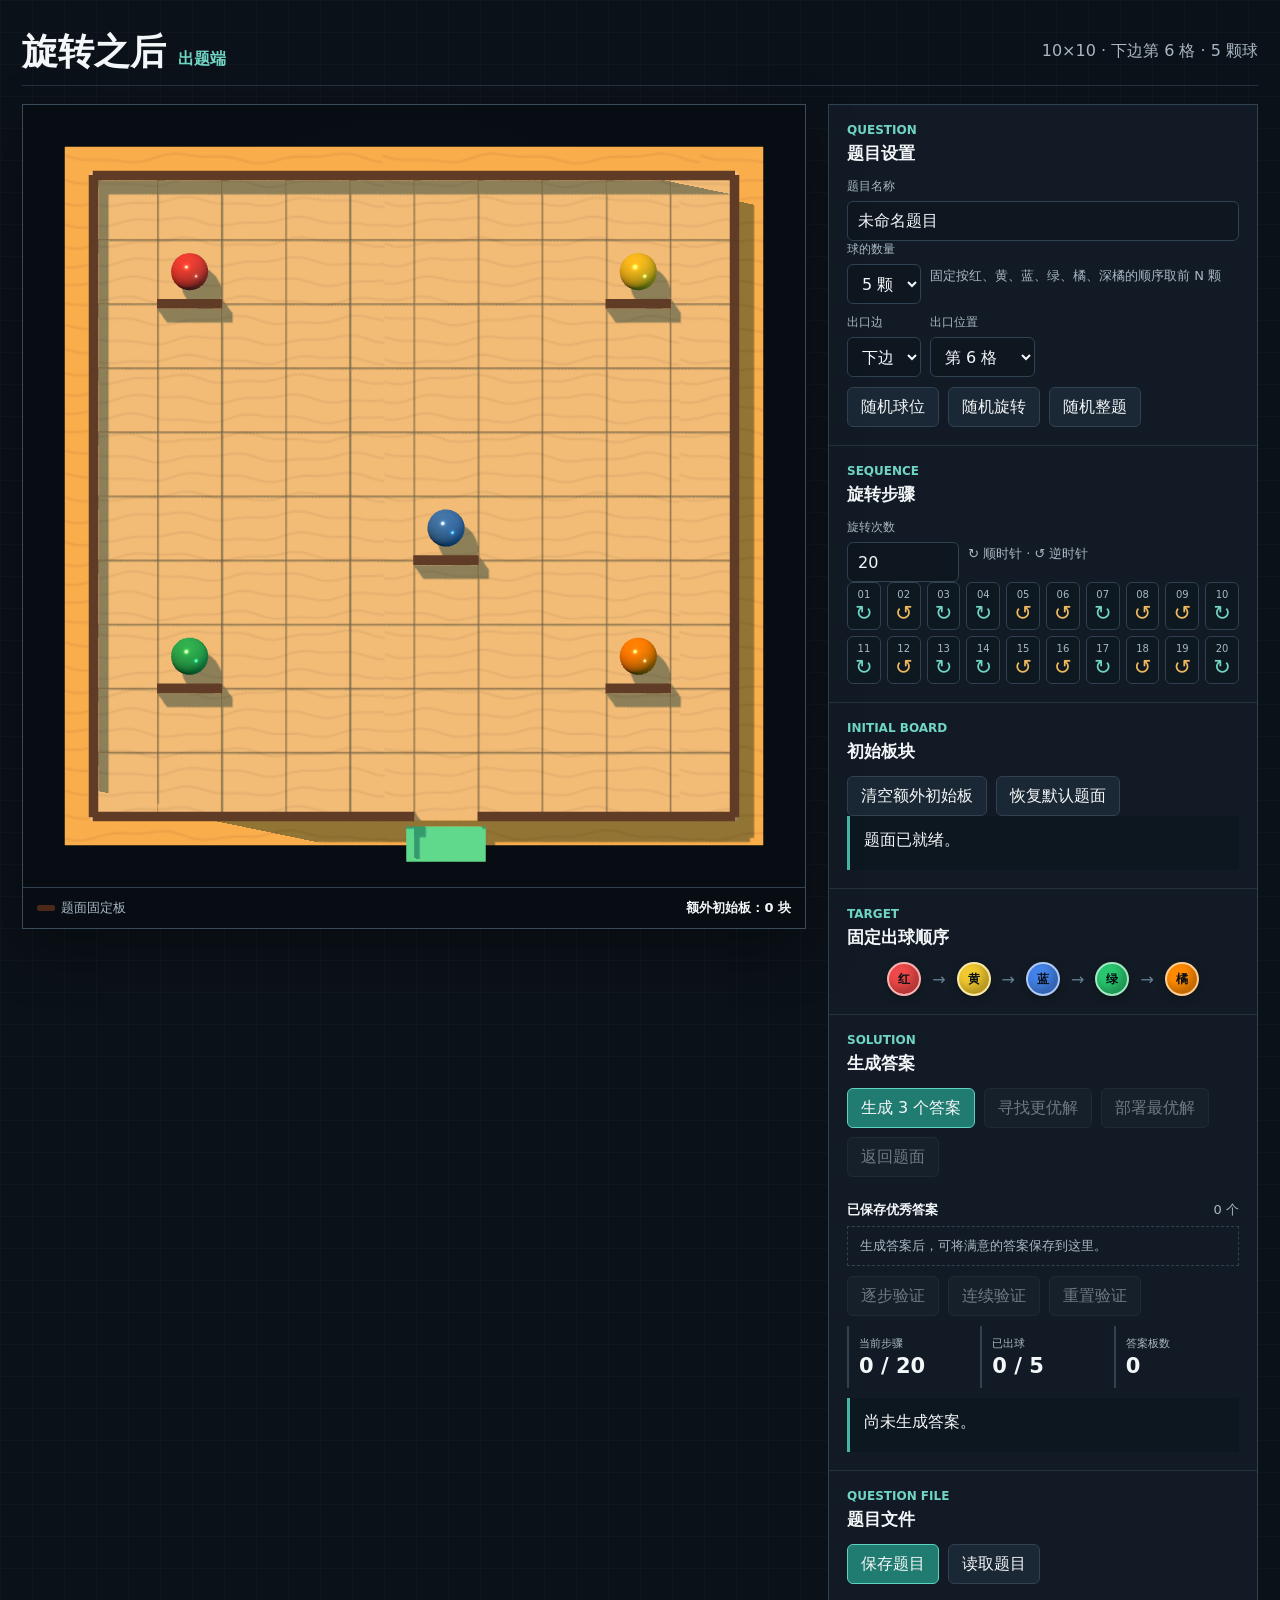
<file: index.html>
<!doctype html>
<html lang="zh-CN">
<head>
  <meta charset="utf-8">
  <meta name="viewport" content="width=device-width, initial-scale=1">
  <title>旋转之后 · 出题端</title>
</head>
<body>
  <script>
    const target = new URL('setter.html', location.href);
    target.search = location.search;
    target.hash = location.hash;
    location.replace(target.href);
  </script>
</body>
</html>
</file>
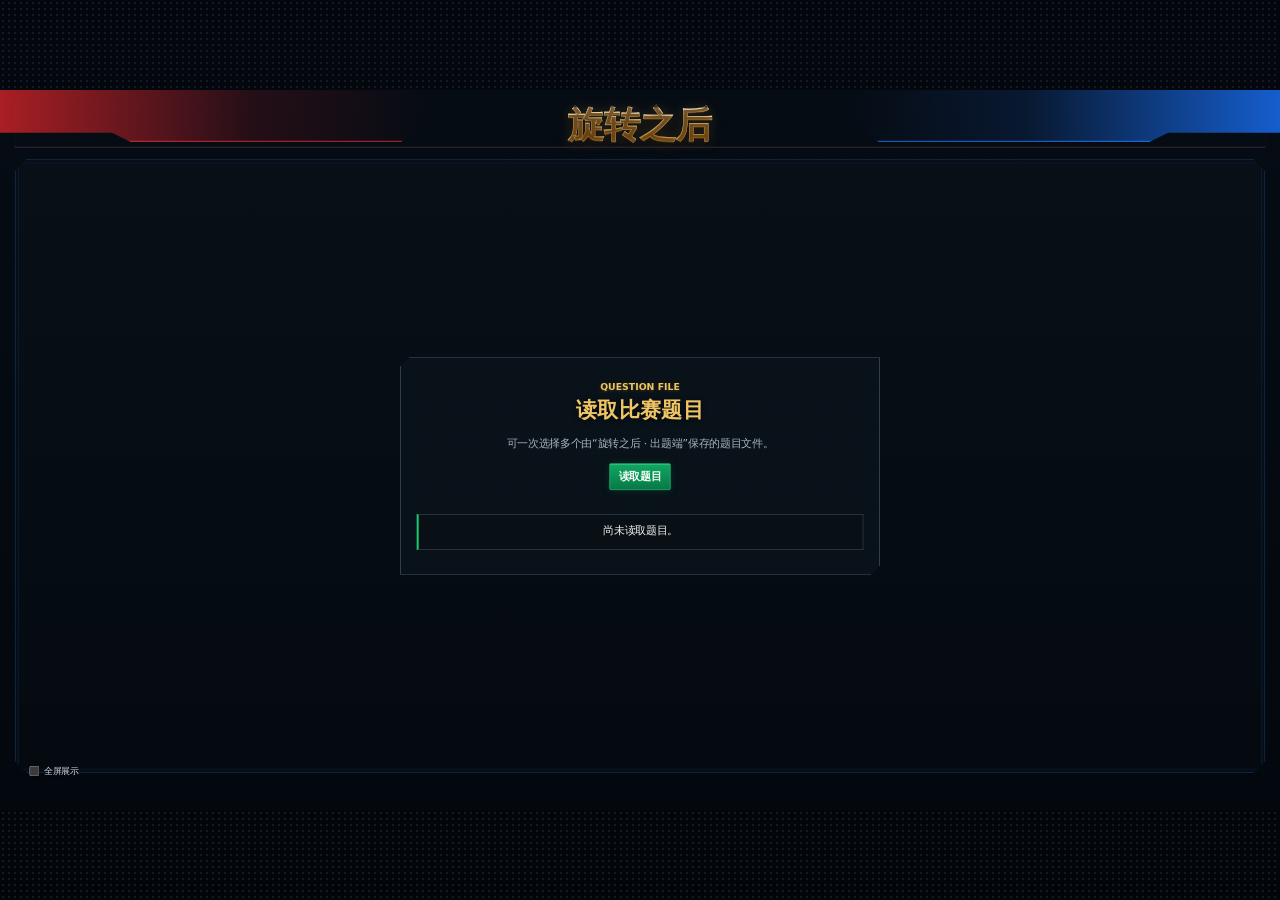
<file: play.html>
<!doctype html>
<html lang="zh-CN">
<head>
  <meta charset="utf-8">
  <meta name="viewport" content="width=device-width, initial-scale=1">
  <title>旋转之后 · 答题端</title>
</head>
<body>
  <script>
    const target = new URL('player.html', location.href);
    target.search = location.search;
    target.hash = location.hash;
    location.replace(target.href);
  </script>
</body>
</html>
</file>
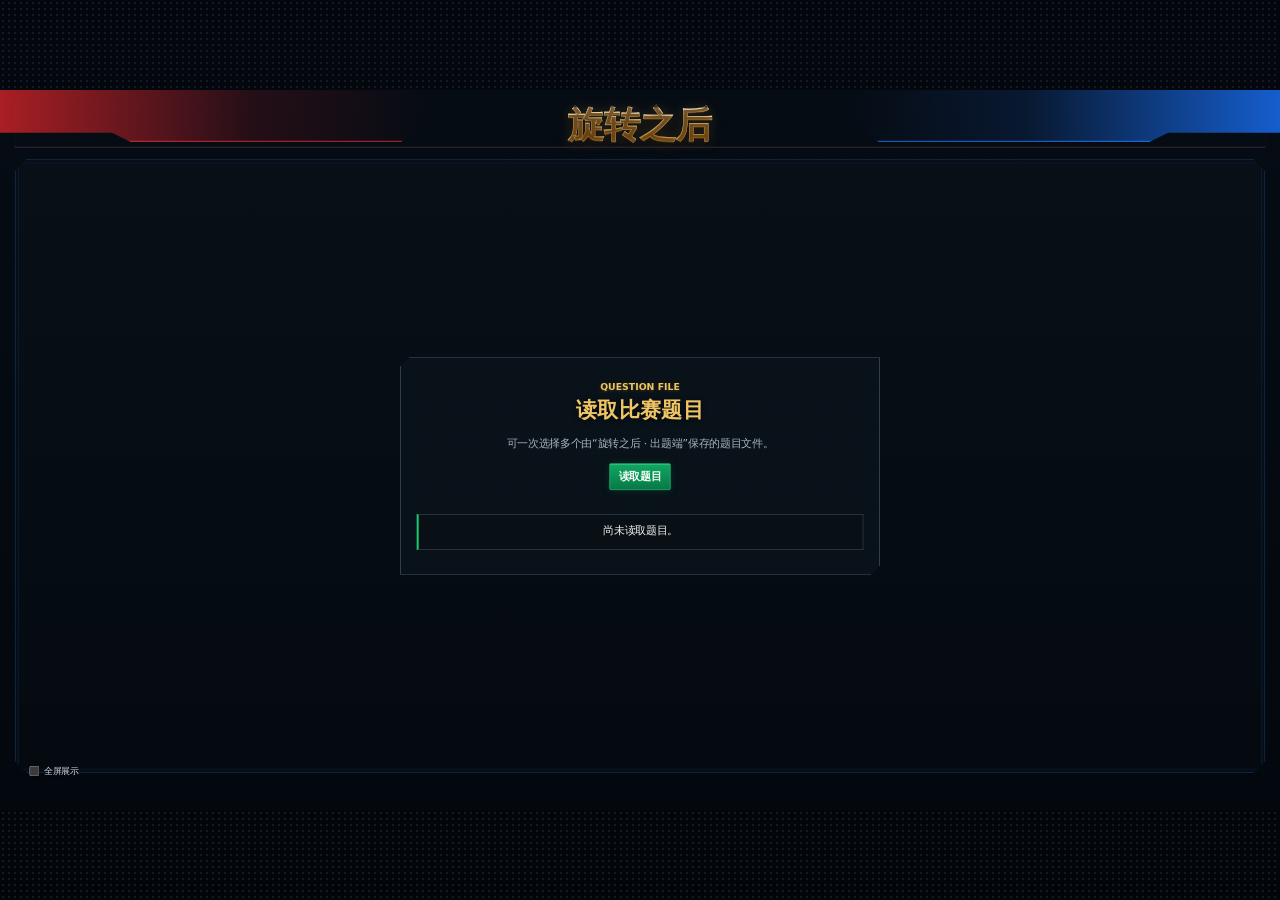
<file: player.html>
<!doctype html>
<html lang="zh-CN">
<head>
  <meta charset="utf-8">
  <meta name="viewport" content="width=device-width, initial-scale=1, viewport-fit=cover">
  <meta name="theme-color" content="#03070d">
  <link rel="icon" href="data:,">
  <title>旋转之后 · 答题端</title>
  <link rel="stylesheet" href="shared/common.css?v=14">
  <link rel="stylesheet" href="shared/player-broadcast.css?v=1">
</head>
<body data-app="player" data-theme="broadcast">
  <div class="player-viewport" id="playerViewport">
  <div class="app-shell" id="playerStage">
    <header class="app-header">
      <div class="brand">
        <h1>旋转之后</h1>
        <span class="mode-badge">答题端</span>
      </div>
      <div class="header-status" id="questionHeader">等待读取题目</div>
    </header>

    <section class="question-gate" id="questionGate">
      <div class="gate-content">
        <p class="section-kicker">QUESTION FILE</p>
        <h2 id="questionGateTitle">读取比赛题目</h2>
        <p id="questionGateCopy">可一次选择多个由“旋转之后 · 出题端”保存的题目文件。</p>
        <button class="primary" id="loadQuestionBtn">读取题目</button>
        <div class="question-list" id="questionList" aria-label="已读取题目"></div>
        <div class="result-box" id="gateResult" role="status">尚未读取题目。</div>
      </div>
    </section>

    <main class="workspace" id="playerWorkspace" hidden>
      <aside class="sequence-column" aria-label="旋转步骤">
        <section class="tool-section target-section">
          <p class="section-kicker">TARGET</p>
          <h2 id="targetHeading">等待读取题目</h2>
          <div class="target-order" id="targetOrder"></div>
          <div class="section-copy" id="releaseOrder">当前出球：无</div>
        </section>

        <section class="tool-section sequence-section">
          <p class="section-kicker">SEQUENCE</p>
          <h2>旋转步骤</h2>
          <div class="instruction-grid" id="instructionGrid"></div>
        </section>
      </aside>

      <section class="board-column" aria-label="答题棋盘">
        <div class="board-frame">
          <div id="mazeBoard" class="maze-stage"></div>
          <div class="board-caption">
            <div class="legend">
              <span class="legend-item"><i class="legend-swatch fixed"></i>题面固定板</span>
              <span class="legend-item"><i class="legend-swatch answer"></i>选手新增板</span>
            </div>
            <strong>新增板：<span id="answerWallCount">0</span> 块</strong>
          </div>
        </div>
      </section>

      <aside class="side-column" aria-label="答题控制台">
        <section class="tool-section question-section">
          <p class="section-kicker">QUESTION</p>
          <h2 id="questionName">未命名题目</h2>
          <div class="control-row">
            <button id="changeQuestionBtn">选择题目</button>
            <button id="clearAnswerWallsBtn">清空新增板</button>
            <button class="danger" id="resetAnswerBtn">重置答案</button>
          </div>
        </section>

        <section class="tool-section verify-section">
          <p class="section-kicker">VERIFY</p>
          <h2>验证答案</h2>
          <div class="control-row">
            <button class="primary" id="stepVerifyBtn">逐步验证</button>
            <button id="continuousVerifyBtn">连续验证</button>
            <button id="returnEditBtn" disabled>返回摆板</button>
          </div>
          <div class="metric-row">
            <div class="metric"><span>当前步骤</span><strong id="currentStepDisplay">0 / 0</strong></div>
            <div class="metric"><span>新增板</span><strong id="metricWallCount">0</strong></div>
            <div class="metric"><span>已出球</span><strong id="releasedCount">0 / 0</strong></div>
          </div>
          <div class="result-box" id="playerResult" role="status">可以开始摆板。</div>
        </section>
      </aside>
    </main>

    <input class="visually-hidden" id="questionFileInput" type="file" accept="application/json,.json" multiple>
    <label class="fullscreen-toggle" for="fullscreenToggle">
      <input id="fullscreenToggle" type="checkbox">
      <span>全屏展示</span>
    </label>
  </div>
  </div>

  <script src="vendor/three.min.js"></script>
  <script src="shared/question-format.js?v=10"></script>
  <script src="shared/maze-core.js?v=7"></script>
  <script src="shared/board-ui.js?v=8"></script>
  <script src="player.js?v=12"></script>
</body>
</html>
</file>
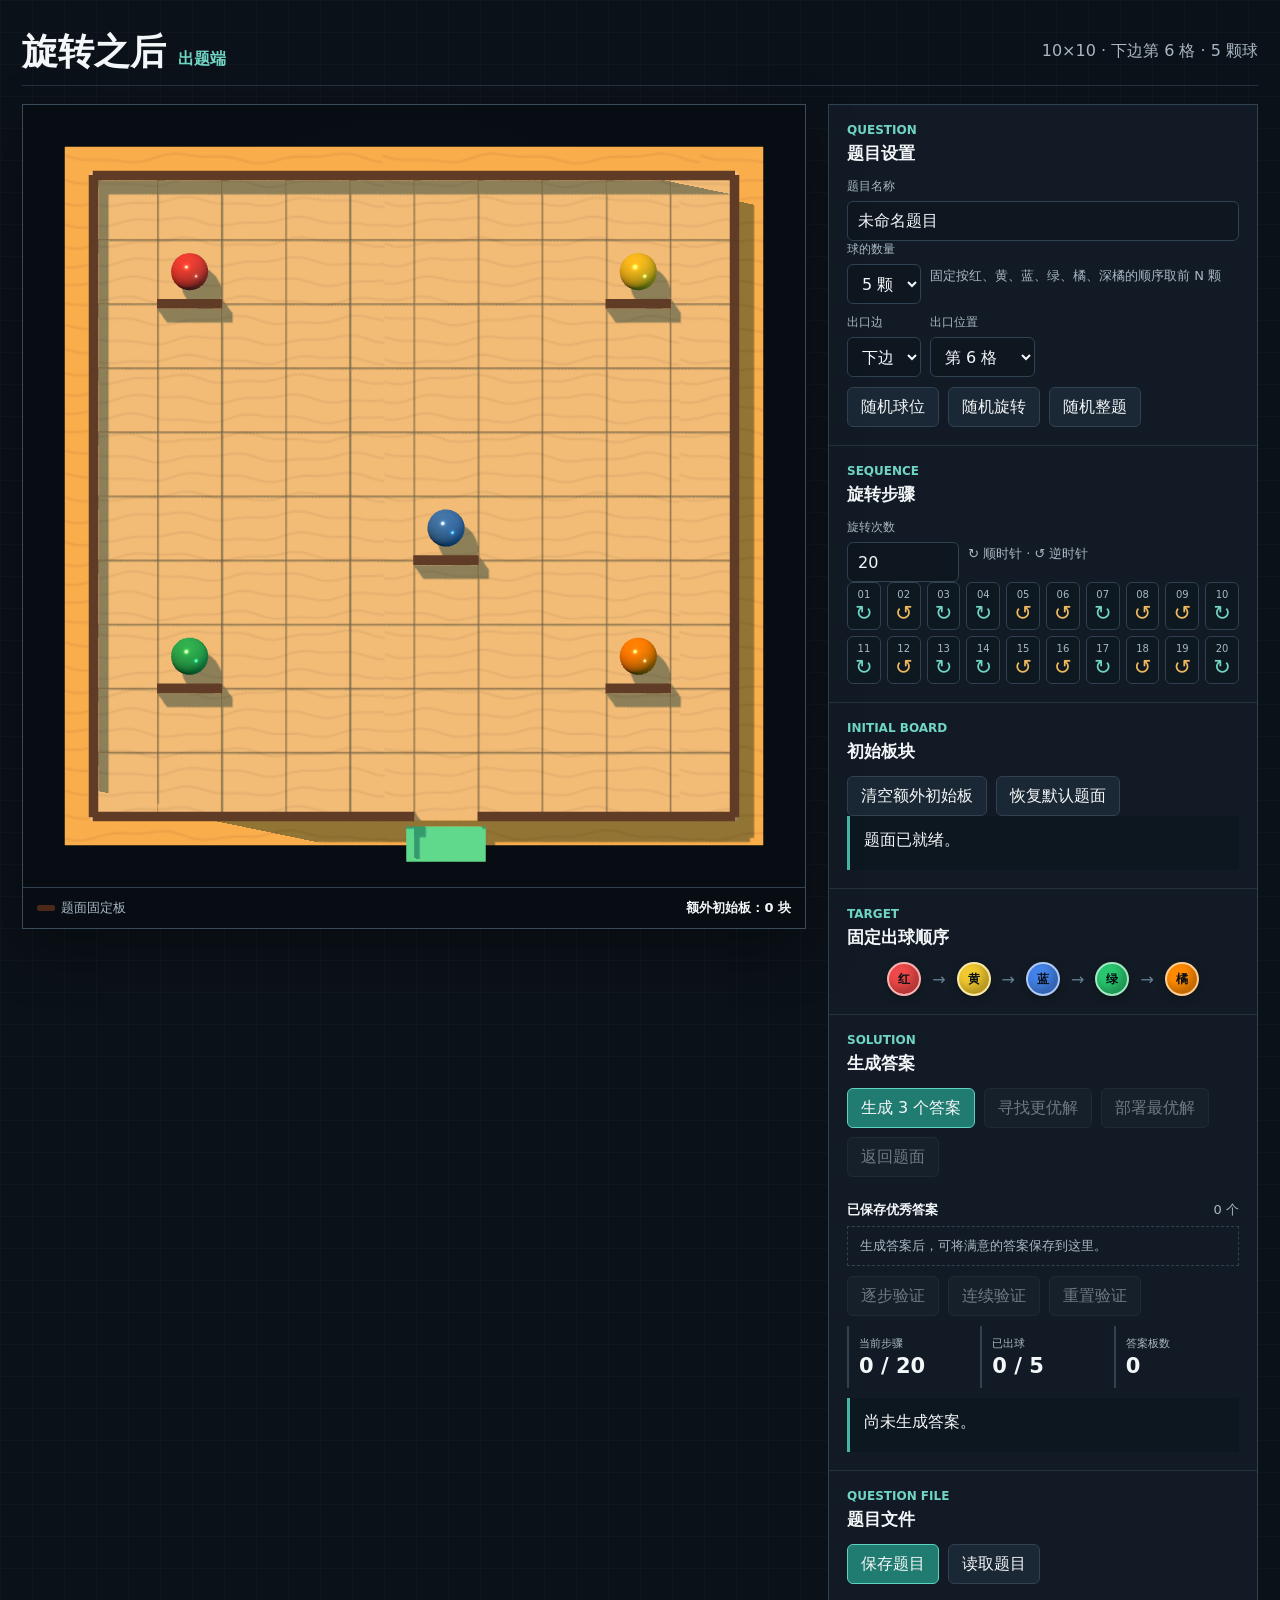
<file: setter.html>
<!doctype html>
<html lang="zh-CN">
<head>
  <meta charset="utf-8">
  <meta name="viewport" content="width=device-width, initial-scale=1, viewport-fit=cover">
  <meta name="theme-color" content="#0b1118">
  <link rel="icon" href="data:,">
  <title>旋转之后 · 出题端</title>
  <link rel="stylesheet" href="shared/common.css?v=8">
</head>
<body data-app="setter">
  <div class="app-shell">
    <header class="app-header">
      <div class="brand">
        <h1>旋转之后</h1>
        <span class="mode-badge">出题端</span>
      </div>
      <div class="header-status" id="headerStatus">10×10 · 下边第 6 格 · 5 颗球</div>
    </header>

    <main class="workspace">
      <section class="board-column" aria-label="题面棋盘">
        <div class="board-frame">
          <div id="mazeBoard" class="maze-stage"></div>
          <div class="board-caption">
            <div class="legend">
              <span class="legend-item"><i class="legend-swatch fixed"></i>题面固定板</span>
            </div>
            <strong>额外初始板：<span id="initialWallCount">0</span> 块</strong>
          </div>
        </div>
      </section>

      <aside class="side-column" aria-label="出题控制台">
        <section class="tool-section">
          <p class="section-kicker">QUESTION</p>
          <h2>题目设置</h2>
          <label class="field grow">
            <span>题目名称</span>
            <input id="questionNameInput" maxlength="40" value="未命名题目" autocomplete="off">
          </label>
          <div class="control-row">
            <label class="field">
              <span>球的数量</span>
              <select id="ballCountSelect" aria-label="球的数量"></select>
            </label>
            <span class="section-copy">固定按红、黄、蓝、绿、橘、深橘的顺序取前 N 颗</span>
          </div>
          <div class="control-row">
            <label class="field">
              <span>出口边</span>
              <select id="exitSideSelect" aria-label="出口边"></select>
            </label>
            <label class="field">
              <span>出口位置</span>
              <select id="exitIndexSelect" aria-label="出口位置"></select>
            </label>
          </div>
          <div class="control-row">
            <button id="randomBallsBtn">随机球位</button>
            <button id="randomInstructionsBtn">随机旋转</button>
            <button id="randomQuestionBtn">随机整题</button>
          </div>
        </section>

        <section class="tool-section">
          <p class="section-kicker">SEQUENCE</p>
          <h2>旋转步骤</h2>
          <div class="control-row">
            <label class="field">
              <span>旋转次数</span>
              <input id="rotationCountInput" class="rotation-count-input" type="number" min="1" max="50" step="1" value="20" inputmode="numeric" aria-label="旋转次数">
            </label>
            <span class="section-copy">↻ 顺时针 · ↺ 逆时针</span>
          </div>
          <div class="instruction-grid" id="instructionGrid"></div>
        </section>

        <section class="tool-section">
          <p class="section-kicker">INITIAL BOARD</p>
          <h2>初始板块</h2>
          <div class="control-row">
            <button id="clearInitialWallsBtn">清空额外初始板</button>
            <button id="resetQuestionBtn">恢复默认题面</button>
          </div>
          <div class="result-box" id="setterResult" role="status">题面已就绪。</div>
        </section>

        <section class="tool-section">
          <p class="section-kicker">TARGET</p>
          <h2>固定出球顺序</h2>
          <div class="target-order" id="targetOrder"></div>
        </section>

        <section class="tool-section">
          <p class="section-kicker">SOLUTION</p>
          <h2>生成答案</h2>
          <div class="control-row">
            <button class="primary" id="generateSolutionsBtn">生成 3 个答案</button>
            <button id="improveBestSolutionBtn" disabled>寻找更优解</button>
            <button id="deployBestSolutionBtn" disabled>部署最优解</button>
            <button id="returnQuestionBtn" disabled>返回题面</button>
          </div>
          <div class="solution-list" id="solutionList"></div>
          <div class="solution-library-heading">
            <strong>已保存优秀答案</strong>
            <span><span id="savedSolutionCount">0</span> 个</span>
          </div>
          <div class="solution-list saved-solution-list" id="savedSolutionList"></div>
          <div class="control-row solution-verify-controls">
            <button id="stepVerifySolutionBtn" disabled>逐步验证</button>
            <button id="continuousVerifySolutionBtn" disabled>连续验证</button>
            <button id="resetSolutionVerifyBtn" disabled>重置验证</button>
          </div>
          <div class="metric-row solution-metrics" aria-label="答案验证状态">
            <div class="metric"><span>当前步骤</span><strong id="solutionStepDisplay">0 / 20</strong></div>
            <div class="metric"><span>已出球</span><strong id="solutionReleasedCount">0 / 5</strong></div>
            <div class="metric"><span>答案板数</span><strong id="solutionWallCount">0</strong></div>
          </div>
          <div class="result-box" id="solutionResult" role="status">尚未生成答案。</div>
        </section>

        <section class="tool-section">
          <p class="section-kicker">QUESTION FILE</p>
          <h2>题目文件</h2>
          <div class="control-row">
            <button class="primary" id="saveQuestionBtn">保存题目</button>
            <button id="loadQuestionBtn">读取题目</button>
            <input class="visually-hidden" id="questionFileInput" type="file" accept="application/json,.json">
          </div>
        </section>
      </aside>
    </main>
  </div>

  <script src="vendor/three.min.js"></script>
  <script src="shared/question-format.js?v=10"></script>
  <script src="shared/maze-core.js?v=7"></script>
  <script src="shared/solution-generator.js?v=7"></script>
  <script src="shared/board-ui.js?v=8"></script>
  <script src="setter.js?v=8"></script>
</body>
</html>
</file>
<file: shared/common.css>
:root {
  color-scheme: dark;
  --bg: #0b1118;
  --surface: #121b25;
  --surface-raised: #182430;
  --line: #304151;
  --line-soft: #24323f;
  --text: #f4f7f9;
  --muted: #a8b7c3;
  --accent: #47b5a5;
  --accent-strong: #70d5c5;
  --warning: #efb95e;
  --danger: #ef6a64;
  --fixed-wall: #4b2818;
  --answer-wall: #e4b86f;
  --wood-floor: #a86c36;
  --radius: 8px;
  font-family: "PingFang SC", "Microsoft YaHei", system-ui, sans-serif;
}

* { box-sizing: border-box; }
[hidden] { display: none !important; }

html, body { min-height: 100%; }

body {
  margin: 0;
  background:
    linear-gradient(rgba(255, 255, 255, 0.018) 1px, transparent 1px),
    linear-gradient(90deg, rgba(255, 255, 255, 0.018) 1px, transparent 1px),
    var(--bg);
  background-size: 32px 32px;
  color: var(--text);
}

button, input, select { font: inherit; }

button {
  min-height: 40px;
  border: 1px solid var(--line);
  border-radius: 6px;
  padding: 8px 13px;
  background: #1a2734;
  color: var(--text);
  cursor: pointer;
  transition: border-color 140ms ease, background 140ms ease, transform 140ms ease;
}

button:hover:not(:disabled) { border-color: #5e7485; background: #223341; }
button:active:not(:disabled) { transform: translateY(1px); }
button:focus-visible, input:focus-visible, select:focus-visible {
  outline: 2px solid var(--accent-strong);
  outline-offset: 2px;
}
button:disabled { cursor: not-allowed; opacity: 0.42; }
button.primary { border-color: #5fd1c0; background: #207b70; }
button.primary:hover:not(:disabled) { background: #278d81; }
button.danger { color: #ffd6d2; }
button.icon-button { width: 40px; padding: 0; font-size: 20px; }

input, select {
  min-height: 40px;
  border: 1px solid var(--line);
  border-radius: 6px;
  padding: 8px 10px;
  background: #0e1720;
  color: var(--text);
}

.app-shell { width: min(1520px, 100%); margin: 0 auto; padding: 18px 22px 28px; }

.app-header {
  display: flex;
  align-items: center;
  justify-content: space-between;
  gap: 20px;
  min-height: 68px;
  border-bottom: 1px solid var(--line-soft);
  margin-bottom: 18px;
}

.brand { display: flex; align-items: baseline; gap: 12px; min-width: 0; }
.brand h1 { margin: 0; font-size: clamp(24px, 3vw, 36px); line-height: 1; letter-spacing: 0; }
.mode-badge { color: var(--accent-strong); font-weight: 700; white-space: nowrap; }
.header-status { color: var(--muted); text-align: right; }

.workspace {
  display: grid;
  grid-template-columns: minmax(500px, 1fr) minmax(330px, 430px);
  gap: 22px;
  align-items: start;
}

.board-column, .side-column { min-width: 0; }
.side-column { display: grid; gap: 0; border: 1px solid var(--line); background: var(--surface); }

.tool-section { padding: 18px; border-bottom: 1px solid var(--line-soft); }
.tool-section:last-child { border-bottom: 0; }
.tool-section h2 { margin: 0 0 13px; font-size: 17px; letter-spacing: 0; }
.section-kicker { margin: 0 0 5px; color: var(--accent-strong); font-size: 12px; font-weight: 800; }
.section-copy { margin: 8px 0 0; color: var(--muted); font-size: 13px; line-height: 1.55; }

.control-row { display: flex; align-items: center; flex-wrap: wrap; gap: 9px; }
.control-row + .control-row { margin-top: 10px; }
.field { display: grid; gap: 6px; min-width: 0; }
.field > span { color: var(--muted); font-size: 12px; }
.field.grow { flex: 1 1 180px; }
.field.grow input { width: 100%; }
.rotation-count-input { width: 112px; }

.board-frame {
  position: relative;
  width: min(100%, 920px);
  margin: 0 auto;
  border: 1px solid #394c5b;
  background: #070d12;
  box-shadow: 0 22px 52px rgba(0, 0, 0, 0.28);
}

.maze-stage {
  position: relative;
  width: 100%;
  aspect-ratio: 1;
  overflow: hidden;
  touch-action: none;
  user-select: none;
  background:
    radial-gradient(circle at 50% 42%, rgba(53, 78, 88, 0.26), transparent 55%),
    #070d12;
}

.maze-stage > canvas { position: absolute; display: block; }
.maze-webgl { inset: 0; width: 100%; height: 100%; }
.maze-fallback, .maze-hit-layer { inset: 9%; width: 82%; height: 82%; }
.maze-fallback { z-index: 1; }
.maze-hit-layer { z-index: 3; cursor: crosshair; }
.maze-stage.is-dragging .maze-hit-layer { cursor: grabbing; }
.maze-stage.is-playing .maze-hit-layer { cursor: wait; }

.board-caption {
  display: flex;
  justify-content: space-between;
  gap: 14px;
  padding: 11px 14px;
  border-top: 1px solid var(--line);
  color: var(--muted);
  font-size: 13px;
}

.board-caption strong { color: var(--text); }
.legend { display: flex; gap: 14px; flex-wrap: wrap; }
.legend-item { display: inline-flex; align-items: center; gap: 6px; }
.legend-swatch { width: 18px; height: 6px; border-radius: 2px; }
.legend-swatch.fixed { background: var(--fixed-wall); }
.legend-swatch.answer { background: var(--answer-wall); }

.instruction-grid {
  display: grid;
  grid-template-columns: repeat(10, minmax(0, 1fr));
  gap: 6px;
}

.instruction-chip {
  position: relative;
  display: grid;
  place-items: center;
  min-width: 0;
  min-height: 48px;
  padding: 5px 2px 3px;
  border: 1px solid var(--line);
  border-radius: 6px;
  background: #0e1821;
  color: var(--muted);
}

button.instruction-chip { cursor: pointer; }
.instruction-chip .step-no { font-size: 10px; line-height: 1; }
.instruction-chip .turn-icon { color: var(--accent-strong); font-size: 21px; line-height: 1; }
.instruction-chip.ccw .turn-icon { color: var(--warning); }
.instruction-chip.active { border-color: #7ee7d6; background: #173e3b; color: #fff; }
.instruction-chip.done { border-color: #557360; background: #1b2b26; }

.target-order { display: flex; align-items: center; justify-content: center; gap: 11px; }
.solution-list { display: grid; gap: 7px; margin-top: 10px; }
.solution-row { display: grid; grid-template-columns: minmax(0, 1fr) auto; gap: 7px; }
.solution-option {
  width: 100%;
  display: flex;
  align-items: center;
  justify-content: space-between;
  gap: 12px;
  text-align: left;
}
.solution-option span { color: var(--muted); font-size: 13px; }
.solution-option.active { border-color: var(--accent-strong); background: #183b38; }
.solution-save-button { min-width: 94px; padding-inline: 10px; }
.solution-save-button.saved { border-color: #d5ad55; color: #ffe3a1; background: #352b19; }
.solution-library-heading {
  display: flex;
  align-items: center;
  justify-content: space-between;
  margin-top: 14px;
  color: var(--text);
  font-size: 13px;
}
.solution-library-heading > span { color: var(--muted); }
.saved-solution-list { margin-top: 7px; }
.solution-list-empty {
  margin: 0;
  padding: 10px 12px;
  border: 1px dashed var(--line);
  color: var(--muted);
  font-size: 13px;
}
.solution-verify-controls { margin-top: 10px; }
.solution-metrics { margin: 10px 0; }
.target-ball {
  display: grid;
  place-items: center;
  width: 34px;
  height: 34px;
  border: 2px solid rgba(255,255,255,0.58);
  border-radius: 50%;
  box-shadow: inset -5px -6px 9px rgba(0,0,0,0.25), 0 3px 8px rgba(0,0,0,0.32);
  color: #081017;
  font-size: 12px;
  font-weight: 900;
}
.target-arrow { color: #668091; }

.result-box {
  min-height: 54px;
  padding: 12px 14px;
  border-left: 3px solid var(--accent);
  background: #0d171f;
  color: var(--text);
  line-height: 1.55;
}
.result-box.error { border-left-color: var(--danger); color: #ffd5d2; }
.result-box.success { border-left-color: #61d788; color: #d6ffe3; }

.metric-row { display: grid; grid-template-columns: repeat(3, 1fr); gap: 8px; }
.metric { padding: 10px; border-left: 2px solid var(--line); }
.metric span { display: block; color: var(--muted); font-size: 11px; }
.metric strong { display: block; margin-top: 3px; font-size: 21px; }

.question-gate {
  display: grid;
  place-items: center;
  min-height: min(72vh, 720px);
  border: 1px dashed #435665;
  background: rgba(9, 16, 22, 0.78);
  text-align: center;
}
.question-gate[hidden] { display: none; }
.gate-content { width: min(100%, 720px); padding: 36px 24px; }
.gate-content h2 { margin: 0 0 10px; font-size: 26px; }
.gate-content p { color: var(--muted); line-height: 1.65; }
.question-list { display: grid; gap: 8px; margin: 18px 0; text-align: left; }
button.question-option {
  display: grid;
  gap: 4px;
  width: 100%;
  padding: 12px 14px;
  text-align: left;
}
.question-option strong { font-size: 15px; }
.question-option span { color: var(--muted); font-size: 12px; line-height: 1.45; }
.question-option.current { border-color: var(--accent-strong); background: #173532; }

.visually-hidden {
  position: absolute !important;
  width: 1px !important;
  height: 1px !important;
  padding: 0 !important;
  margin: -1px !important;
  overflow: hidden !important;
  clip: rect(0, 0, 0, 0) !important;
  white-space: nowrap !important;
  border: 0 !important;
}

@media (max-width: 980px) {
  .workspace { grid-template-columns: 1fr; }
  .board-frame { width: min(100%, 760px); }
  .side-column { width: min(100%, 760px); margin: 0 auto; }
}

@media (max-width: 560px) {
  .app-shell { padding: 12px 10px 22px; }
  .app-header { align-items: flex-start; margin-bottom: 12px; }
  .brand { display: grid; gap: 5px; }
  .brand h1 { font-size: 25px; }
  .header-status { display: none; }
  .workspace { gap: 12px; }
  .tool-section { padding: 14px 12px; }
  .instruction-grid { grid-template-columns: repeat(5, minmax(0, 1fr)); }
  .instruction-chip { min-height: 46px; }
  .board-caption { display: grid; }
  .metric-row { gap: 2px; }
  .metric { padding: 8px 6px; }
  .metric strong { font-size: 17px; }
  .target-order { gap: 5px; }
  .target-ball { width: 30px; height: 30px; font-size: 11px; }
  button { min-height: 42px; }
}

/* The Windows player uses one immutable 1920x1080 coordinate system. */
body[data-app="player"] {
  width: 100vw;
  height: 100vh;
  min-height: 0;
  overflow: hidden;
}

.player-viewport {
  position: fixed;
  inset: 0;
  overflow: hidden;
}

body[data-app="player"] .app-shell {
  --player-scale: 1;
  position: absolute;
  top: 50%;
  left: 50%;
  width: 1920px;
  height: 1080px;
  max-width: none;
  margin: -540px 0 0 -960px;
  padding: 18px 22px 28px;
  overflow: hidden;
  transform: scale(var(--player-scale));
  transform-origin: center;
}

body[data-app="player"] .app-header {
  position: relative;
  align-items: center;
  justify-content: flex-end;
  min-height: 68px;
  margin-bottom: 18px;
}

body[data-app="player"] .brand {
  position: absolute;
  top: 50%;
  left: 50%;
  display: block;
  transform: translate(-50%, -50%);
}
body[data-app="player"] .brand h1 { font-size: 36px; white-space: nowrap; }
body[data-app="player"] .mode-badge {
  position: absolute;
  top: 50%;
  left: calc(100% + 12px);
  transform: translateY(-50%);
}
body[data-app="player"] .header-status { display: block; }
body[data-app="player"] .workspace {
  grid-template-columns: 430px 920px 430px;
  gap: 48px;
}
body[data-app="player"] .board-frame { width: min(100%, 920px); }
body[data-app="player"] .sequence-column,
body[data-app="player"] .side-column {
  display: grid;
  min-width: 0;
  width: auto;
  margin: 0;
  align-self: stretch;
  align-content: start;
  gap: 16px;
  border: 0;
  background: transparent;
}
body[data-app="player"] .sequence-column {
  grid-template-rows: auto minmax(0, 1fr);
}
body[data-app="player"] .side-column {
  grid-template-rows: auto auto;
}
body[data-app="player"] .verify-section { align-self: start; width: 100%; }
body[data-app="player"] .tool-section {
  padding: 18px;
  border: 1px solid var(--line);
  background: var(--surface);
}
body[data-app="player"] .sequence-section { min-height: 0; overflow: hidden; }
body[data-app="player"] .sequence-column .instruction-grid {
  grid-template-columns: repeat(5, minmax(0, 1fr));
  gap: 6px;
}
body[data-app="player"] .sequence-column .instruction-chip { min-height: 63px; }
body[data-app="player"] .sequence-column .instruction-chip .step-no { font-size: 14px; }
body[data-app="player"] .sequence-column .instruction-chip .turn-icon { font-size: 30px; }
body[data-app="player"] .board-caption { display: flex; }
body[data-app="player"] .metric-row { gap: 8px; }
body[data-app="player"] .metric { padding: 10px; }
body[data-app="player"] .metric strong { font-size: 21px; }
body[data-app="player"] .target-order { gap: 11px; }
body[data-app="player"] .target-ball { width: 34px; height: 34px; font-size: 12px; }
body[data-app="player"] button { min-height: 40px; }
body[data-app="player"] .question-gate { min-height: 920px; }
body[data-app="player"] .question-list { max-height: 520px; overflow: auto; }

.fullscreen-toggle {
  position: absolute;
  bottom: 10px;
  left: 22px;
  z-index: 10;
  display: inline-flex;
  align-items: center;
  gap: 7px;
  color: var(--muted);
  font-size: 13px;
  line-height: 1;
  cursor: pointer;
  user-select: none;
}
.fullscreen-toggle input {
  width: 15px;
  height: 15px;
  min-height: 0;
  margin: 0;
  accent-color: var(--accent);
}

@media (prefers-reduced-motion: reduce) {
  *, *::before, *::after { scroll-behavior: auto !important; transition-duration: 0.01ms !important; }
}
</file>
<file: shared/player-broadcast.css>
/* Selected UI direction: live competition broadcast package. */
body[data-app="player"][data-theme="broadcast"] {
  --bg: #03070d;
  --surface: #0a1119;
  --surface-raised: #101923;
  --line: #43515f;
  --line-soft: #273441;
  --text: #f4f5f2;
  --muted: #aab5bf;
  --accent: #00b969;
  --accent-strong: #20d0c2;
  --warning: #f1ab35;
  --danger: #e33434;
  background: #03070d;
}

body[data-app="player"][data-theme="broadcast"] .player-viewport {
  background:
    radial-gradient(circle, rgba(79, 106, 130, 0.2) 0 0.75px, transparent 0.9px) 0 0 / 6px 6px,
    linear-gradient(180deg, #03070d 0%, #050a11 55%, #02060b 100%);
}

body[data-app="player"][data-theme="broadcast"] .app-shell {
  isolation: isolate;
  background:
    radial-gradient(circle, rgba(55, 80, 103, 0.16) 0 0.7px, transparent 0.9px) 0 0 / 6px 6px,
    linear-gradient(180deg, rgba(6, 12, 20, 0.98), rgba(3, 8, 14, 0.98));
}

body[data-app="player"][data-theme="broadcast"] .app-shell::before,
body[data-app="player"][data-theme="broadcast"] .app-shell::after {
  position: absolute;
  top: 0;
  z-index: 0;
  width: 700px;
  height: 78px;
  content: "";
  pointer-events: none;
}

body[data-app="player"][data-theme="broadcast"] .app-shell::before {
  left: 0;
  background:
    linear-gradient(90deg, rgba(196, 34, 39, 0.86), rgba(107, 20, 30, 0.3) 54%, transparent 92%),
    radial-gradient(circle, rgba(255, 102, 102, 0.25) 0 0.8px, transparent 1px) 0 0 / 6px 6px;
  clip-path: polygon(0 0, 100% 0, 86% 100%, 28% 100%, 24% 82%, 0 82%);
  box-shadow: inset 0 -2px 0 rgba(238, 48, 54, 0.62);
}

body[data-app="player"][data-theme="broadcast"] .app-shell::after {
  right: 0;
  background:
    linear-gradient(270deg, rgba(23, 105, 232, 0.88), rgba(14, 54, 118, 0.3) 54%, transparent 92%),
    radial-gradient(circle, rgba(75, 149, 255, 0.24) 0 0.8px, transparent 1px) 0 0 / 6px 6px;
  clip-path: polygon(0 0, 100% 0, 100% 82%, 76% 82%, 72% 100%, 14% 100%);
  box-shadow: inset 0 -2px 0 rgba(39, 122, 249, 0.68);
}

body[data-app="player"][data-theme="broadcast"] .app-header,
body[data-app="player"][data-theme="broadcast"] .workspace,
body[data-app="player"][data-theme="broadcast"] .question-gate,
body[data-app="player"][data-theme="broadcast"] .fullscreen-toggle {
  position: relative;
  z-index: 1;
}

body[data-app="player"][data-theme="broadcast"] .app-header {
  border-bottom: 1px solid rgba(52, 83, 119, 0.65);
  box-shadow: 0 1px 0 rgba(227, 52, 52, 0.18);
}

body[data-app="player"][data-theme="broadcast"] .brand h1 {
  color: #f4d27f;
  font-family: "Microsoft YaHei UI", "Microsoft YaHei", "PingFang SC", sans-serif;
  font-size: 54px;
  font-weight: 900;
  line-height: 0.96;
  letter-spacing: 0;
  background: linear-gradient(180deg, #fff8da 0%, #ffe5a1 30%, #f4c35e 64%, #d89429 84%, #f1bd59 100%);
  background-clip: text;
  -webkit-background-clip: text;
  -webkit-text-fill-color: transparent;
  -webkit-text-stroke: 0.5px rgba(255, 240, 188, 0.56);
  text-shadow: 0 2px 0 rgba(100, 58, 12, 0.82), 0 6px 12px rgba(0, 0, 0, 0.58);
  filter: drop-shadow(0 0 8px rgba(230, 172, 63, 0.2));
}

body[data-app="player"][data-theme="broadcast"] .mode-badge,
body[data-app="player"][data-theme="broadcast"] .header-status {
  display: none;
}

body[data-app="player"][data-theme="broadcast"] .tool-section {
  position: relative;
  --panel-accent: #1769e8;
  border: 1px solid #465462;
  border-radius: 0;
  clip-path: polygon(0 0, calc(100% - 17px) 0, 100% 17px, 100% 100%, 17px 100%, 0 calc(100% - 17px));
  background:
    radial-gradient(circle, rgba(68, 96, 120, 0.2) 0 0.7px, transparent 0.9px) 0 0 / 5px 5px,
    linear-gradient(180deg, rgba(13, 21, 30, 0.98), rgba(7, 13, 20, 0.99));
  box-shadow:
    inset 0 0 0 3px rgba(4, 9, 15, 0.72),
    inset 0 1px 0 rgba(255, 255, 255, 0.05),
    0 8px 18px rgba(0, 0, 0, 0.32);
}

body[data-app="player"][data-theme="broadcast"] .tool-section::before {
  position: absolute;
  top: 1px;
  left: 0;
  z-index: 2;
  width: 8px;
  height: 78px;
  content: "";
  background: linear-gradient(180deg, color-mix(in srgb, var(--panel-accent) 62%, white), var(--panel-accent) 42%, rgba(0, 0, 0, 0));
  clip-path: polygon(0 0, 100% 7px, 100% calc(100% - 18px), 0 100%);
  box-shadow: 0 0 12px color-mix(in srgb, var(--panel-accent) 72%, transparent);
  pointer-events: none;
}

body[data-app="player"][data-theme="broadcast"] .target-section,
body[data-app="player"][data-theme="broadcast"] .question-section {
  --panel-accent: #e33434;
}

body[data-app="player"][data-theme="broadcast"] .sequence-section,
body[data-app="player"][data-theme="broadcast"] .verify-section {
  --panel-accent: #1769e8;
}

body[data-app="player"][data-theme="broadcast"] .section-kicker {
  margin-bottom: 6px;
  color: #efc35c;
  font-size: 14px;
  font-weight: 900;
  line-height: 1;
  text-shadow: 0 1px 5px rgba(239, 195, 92, 0.22);
}

body[data-app="player"][data-theme="broadcast"] .tool-section h2 {
  margin-bottom: 13px;
  color: #f6f7f4;
  font-size: 20px;
  font-weight: 800;
  line-height: 1.15;
  text-shadow: 0 2px 5px rgba(0, 0, 0, 0.72);
}

body[data-app="player"][data-theme="broadcast"] .section-copy {
  color: #adb9c3;
}

body[data-app="player"][data-theme="broadcast"] button,
body[data-app="player"][data-theme="broadcast"] input,
body[data-app="player"][data-theme="broadcast"] select {
  border-color: #42515f;
  border-radius: 2px;
  background: linear-gradient(180deg, #141d27, #080f16);
  color: #f2f4f4;
  box-shadow: inset 0 1px 0 rgba(255, 255, 255, 0.06), 0 2px 5px rgba(0, 0, 0, 0.35);
}

body[data-app="player"][data-theme="broadcast"] button {
  font-weight: 700;
}

body[data-app="player"][data-theme="broadcast"] button:hover:not(:disabled) {
  border-color: #788997;
  background: linear-gradient(180deg, #1c2a37, #0c151e);
}

body[data-app="player"][data-theme="broadcast"] button:focus-visible,
body[data-app="player"][data-theme="broadcast"] input:focus-visible,
body[data-app="player"][data-theme="broadcast"] select:focus-visible {
  outline-color: #39d7cd;
}

body[data-app="player"][data-theme="broadcast"] button.primary {
  border-color: #28d993;
  background: linear-gradient(180deg, #10a863, #087944);
  color: #f5fff9;
  box-shadow: inset 0 1px 0 rgba(179, 255, 218, 0.28), 0 0 12px rgba(15, 188, 107, 0.18);
}

body[data-app="player"][data-theme="broadcast"] button.primary:hover:not(:disabled) {
  background: linear-gradient(180deg, #16bb72, #09894d);
}

body[data-app="player"][data-theme="broadcast"] button.danger {
  border-color: #f04c4c;
  background: linear-gradient(180deg, #b62f32, #71171c);
  color: #fff0ed;
  box-shadow: inset 0 1px 0 rgba(255, 185, 185, 0.22), 0 0 12px rgba(227, 52, 52, 0.15);
}

body[data-app="player"][data-theme="broadcast"] button:disabled {
  border-color: #2b3741;
  background: #0b1117;
  color: #6e7881;
  box-shadow: none;
  opacity: 1;
}

body[data-app="player"][data-theme="broadcast"] .instruction-chip {
  min-height: 62px;
  border-color: #354553;
  border-radius: 3px;
  background:
    radial-gradient(circle, rgba(65, 92, 115, 0.17) 0 0.65px, transparent 0.85px) 0 0 / 5px 5px,
    linear-gradient(180deg, #101923, #070d13);
  box-shadow: inset 0 0 0 1px rgba(0, 0, 0, 0.5), 0 2px 4px rgba(0, 0, 0, 0.34);
}

body[data-app="player"][data-theme="broadcast"] .instruction-chip .step-no {
  color: #e4e8ea;
  font-weight: 800;
}

body[data-app="player"][data-theme="broadcast"] .instruction-chip .turn-icon {
  color: #31d9cc;
  text-shadow: 0 0 8px rgba(49, 217, 204, 0.22);
}

body[data-app="player"][data-theme="broadcast"] .instruction-chip.ccw .turn-icon {
  color: #f3aa32;
  text-shadow: 0 0 8px rgba(243, 170, 50, 0.2);
}

body[data-app="player"][data-theme="broadcast"] .instruction-chip.active {
  border-color: #45e2d3;
  background: linear-gradient(180deg, #143a3b, #0b2024);
}

body[data-app="player"][data-theme="broadcast"] .instruction-chip.done {
  border-color: #446357;
  background: linear-gradient(180deg, #14251f, #0a1713);
}

body[data-app="player"][data-theme="broadcast"] .target-ball {
  border-color: rgba(255, 255, 255, 0.72);
  box-shadow: inset -5px -6px 9px rgba(0, 0, 0, 0.3), 0 2px 8px rgba(0, 0, 0, 0.58);
}

body[data-app="player"][data-theme="broadcast"] .target-arrow {
  color: #7f96a9;
}

body[data-app="player"][data-theme="broadcast"] .board-frame {
  overflow: hidden;
  border-color: #294c78;
  border-radius: 0;
  clip-path: polygon(17px 0, calc(100% - 17px) 0, 100% 17px, 100% calc(100% - 17px), calc(100% - 17px) 100%, 17px 100%, 0 calc(100% - 17px), 0 17px);
  background:
    radial-gradient(circle, rgba(64, 91, 115, 0.18) 0 0.7px, transparent 0.9px) 0 0 / 5px 5px,
    #070d14;
  box-shadow:
    inset 0 0 0 4px #09111a,
    inset 0 0 0 6px rgba(23, 105, 232, 0.3),
    0 18px 40px rgba(0, 0, 0, 0.48);
}

body[data-app="player"][data-theme="broadcast"] .board-frame::before {
  position: absolute;
  inset: 5px;
  z-index: 5;
  border: 1px solid rgba(37, 119, 239, 0.42);
  clip-path: inherit;
  content: "";
  pointer-events: none;
}

body[data-app="player"][data-theme="broadcast"] .maze-stage {
  background:
    radial-gradient(circle, rgba(62, 88, 111, 0.16) 0 0.65px, transparent 0.85px) 0 0 / 5px 5px,
    #050a10;
}

body[data-app="player"][data-theme="broadcast"] .board-caption {
  border-top-color: #2e3d4a;
  background:
    radial-gradient(circle, rgba(65, 92, 115, 0.16) 0 0.65px, transparent 0.85px) 0 0 / 5px 5px,
    #070d13;
  color: #aab5be;
}

body[data-app="player"][data-theme="broadcast"] .board-caption strong {
  color: #f4f5f2;
}

body[data-app="player"][data-theme="broadcast"] .metric-row {
  gap: 0;
  border-top: 1px solid #283641;
  border-bottom: 1px solid #1c2832;
}

body[data-app="player"][data-theme="broadcast"] .metric {
  border-left: 1px solid #2c3a46;
}

body[data-app="player"][data-theme="broadcast"] .metric:first-child {
  border-left: 0;
}

body[data-app="player"][data-theme="broadcast"] .metric span {
  color: #a4b0ba;
}

body[data-app="player"][data-theme="broadcast"] .metric strong {
  color: #f6f7f5;
  font-size: 28px;
  font-weight: 800;
}

body[data-app="player"][data-theme="broadcast"] .result-box {
  border: 1px solid #33424e;
  border-left: 3px solid #19cc74;
  border-radius: 0;
  background: #080f15;
  box-shadow: inset 0 1px 0 rgba(255, 255, 255, 0.025);
}

body[data-app="player"][data-theme="broadcast"] .result-box.error {
  border-left-color: #e33434;
}

body[data-app="player"][data-theme="broadcast"] .question-gate {
  border: 1px solid #294c78;
  border-radius: 0;
  clip-path: polygon(18px 0, calc(100% - 18px) 0, 100% 18px, 100% calc(100% - 18px), calc(100% - 18px) 100%, 18px 100%, 0 calc(100% - 18px), 0 18px);
  background:
    radial-gradient(circle, rgba(62, 89, 113, 0.18) 0 0.7px, transparent 0.9px) 0 0 / 6px 6px,
    linear-gradient(180deg, rgba(8, 15, 23, 0.98), rgba(4, 10, 16, 0.99));
  box-shadow: inset 0 0 0 4px rgba(5, 11, 18, 0.85), inset 0 0 0 5px rgba(23, 105, 232, 0.2);
}

body[data-app="player"][data-theme="broadcast"] .gate-content {
  border: 1px solid #465462;
  clip-path: polygon(14px 0, 100% 0, 100% calc(100% - 14px), calc(100% - 14px) 100%, 0 100%, 0 14px);
  background:
    radial-gradient(circle, rgba(69, 96, 119, 0.2) 0 0.7px, transparent 0.9px) 0 0 / 5px 5px,
    #091119;
  box-shadow: 0 16px 36px rgba(0, 0, 0, 0.42);
}

body[data-app="player"][data-theme="broadcast"] .gate-content h2 {
  color: #f0c564;
  font-size: 32px;
  text-shadow: 0 2px 8px rgba(0, 0, 0, 0.58);
}

body[data-app="player"][data-theme="broadcast"] .question-option.current {
  border-color: #1f72e5;
  background: linear-gradient(180deg, #10284a, #0b1a2f);
}

body[data-app="player"][data-theme="broadcast"] .fullscreen-toggle {
  color: #d4dade;
  text-shadow: 0 1px 3px #000;
}

body[data-app="player"][data-theme="broadcast"] .fullscreen-toggle input {
  accent-color: #1769e8;
}
</file>
